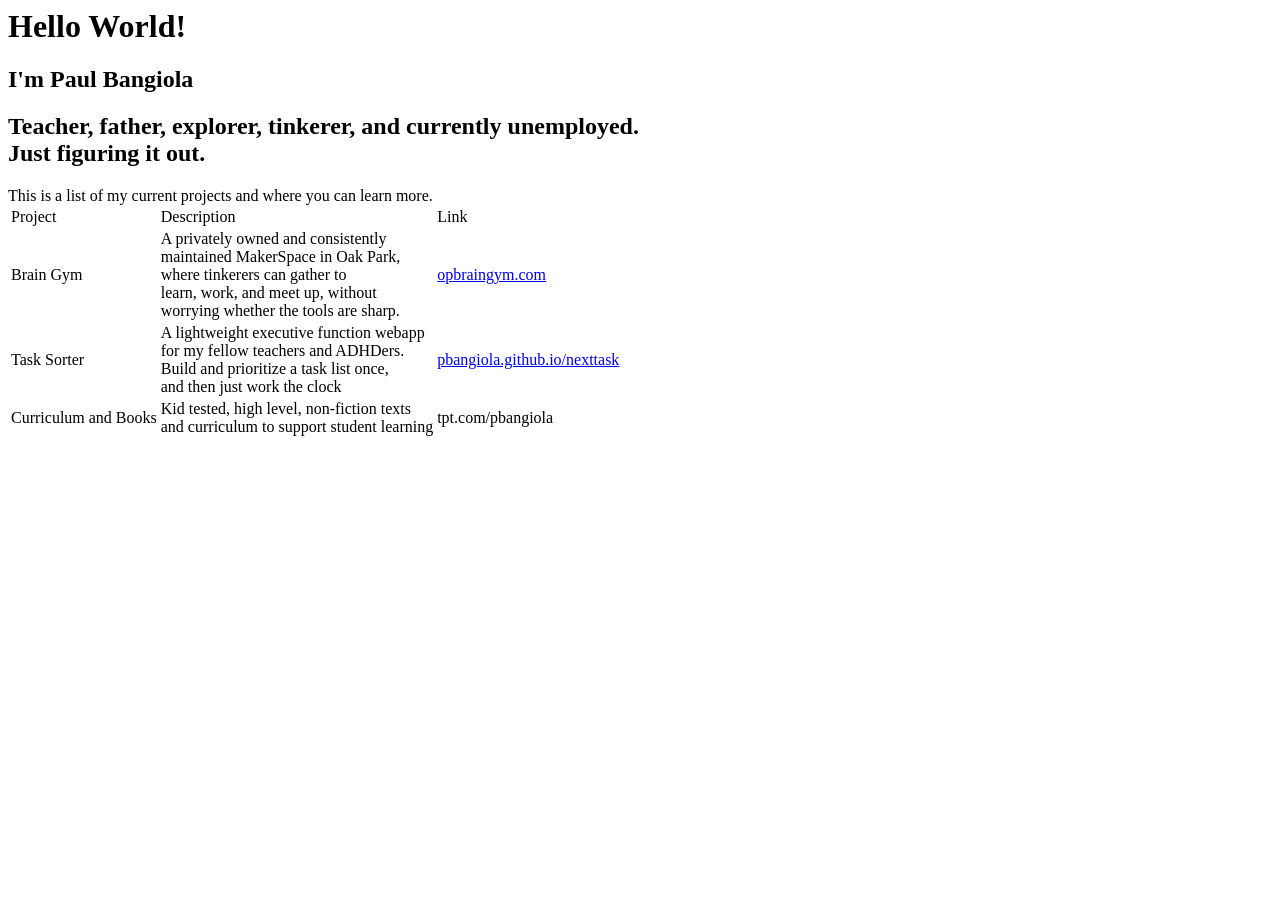
<file: index.html>
<html>
  <head><style>
    tr {
      border-bottom: 1px solid #ddd;
      }
  </style>
  </head>
<h1>Hello World!</h1>
  <h2>I'm Paul Bangiola</h2>
  <h2>Teacher, father, explorer, tinkerer, and currently unemployed. <br> Just figuring it out.</h2>
  <p> This is a list of my current projects and where you can learn more.
  <table border-collapse: collapse>
    <tr>
      <td>Project</td> <td>Description</td> <td>Link</td>
    </tr>
    <tr>
      <td>Brain Gym</td>
      <td>A privately owned and consistently<br> 
        maintained MakerSpace in Oak Park,<br> 
        where tinkerers can gather to<br> 
        learn, work, and meet up, without<br>
        worrying whether the tools are sharp.<br></td>
      <td><a href='https://www.opbraingym.com'>opbraingym.com</a></td>
    </tr>
    <tr>
      <td>Task Sorter</td>
      <td>A lightweight executive function webapp<br> 
        for my fellow teachers and ADHDers.<br> 
        Build and prioritize a task list once,<br> 
        and then just work the clock<br></td>
      <td><a href='https://pbangiola.github.io/nexttask'>pbangiola.github.io/nexttask</a></td>
    </tr>
    <tr>
      <td>
        Curriculum and Books
      </td>
      <td>Kid tested, high level, non-fiction texts <br>
        and curriculum to support student learning<br></td>
    <td>tpt.com/pbangiola</td>
    </tr>
  </table>
  </p>
</html>
</file>
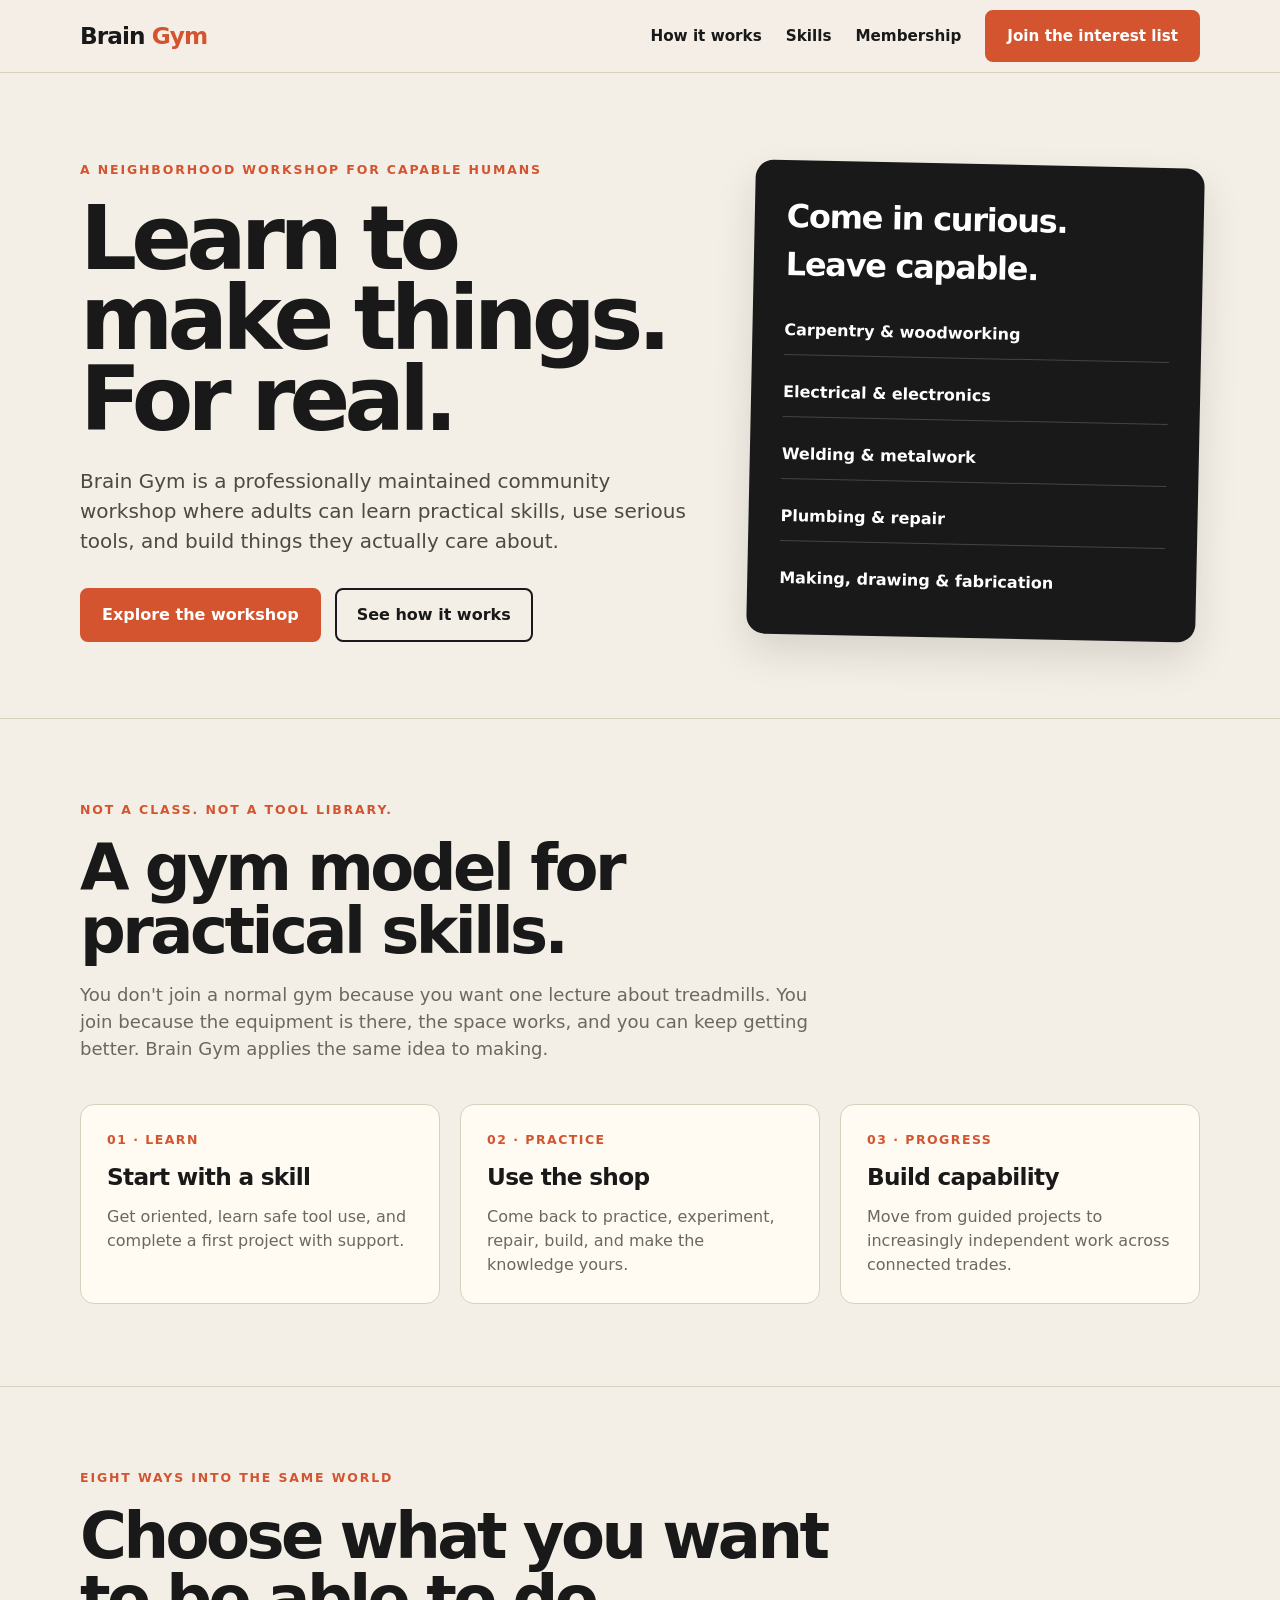
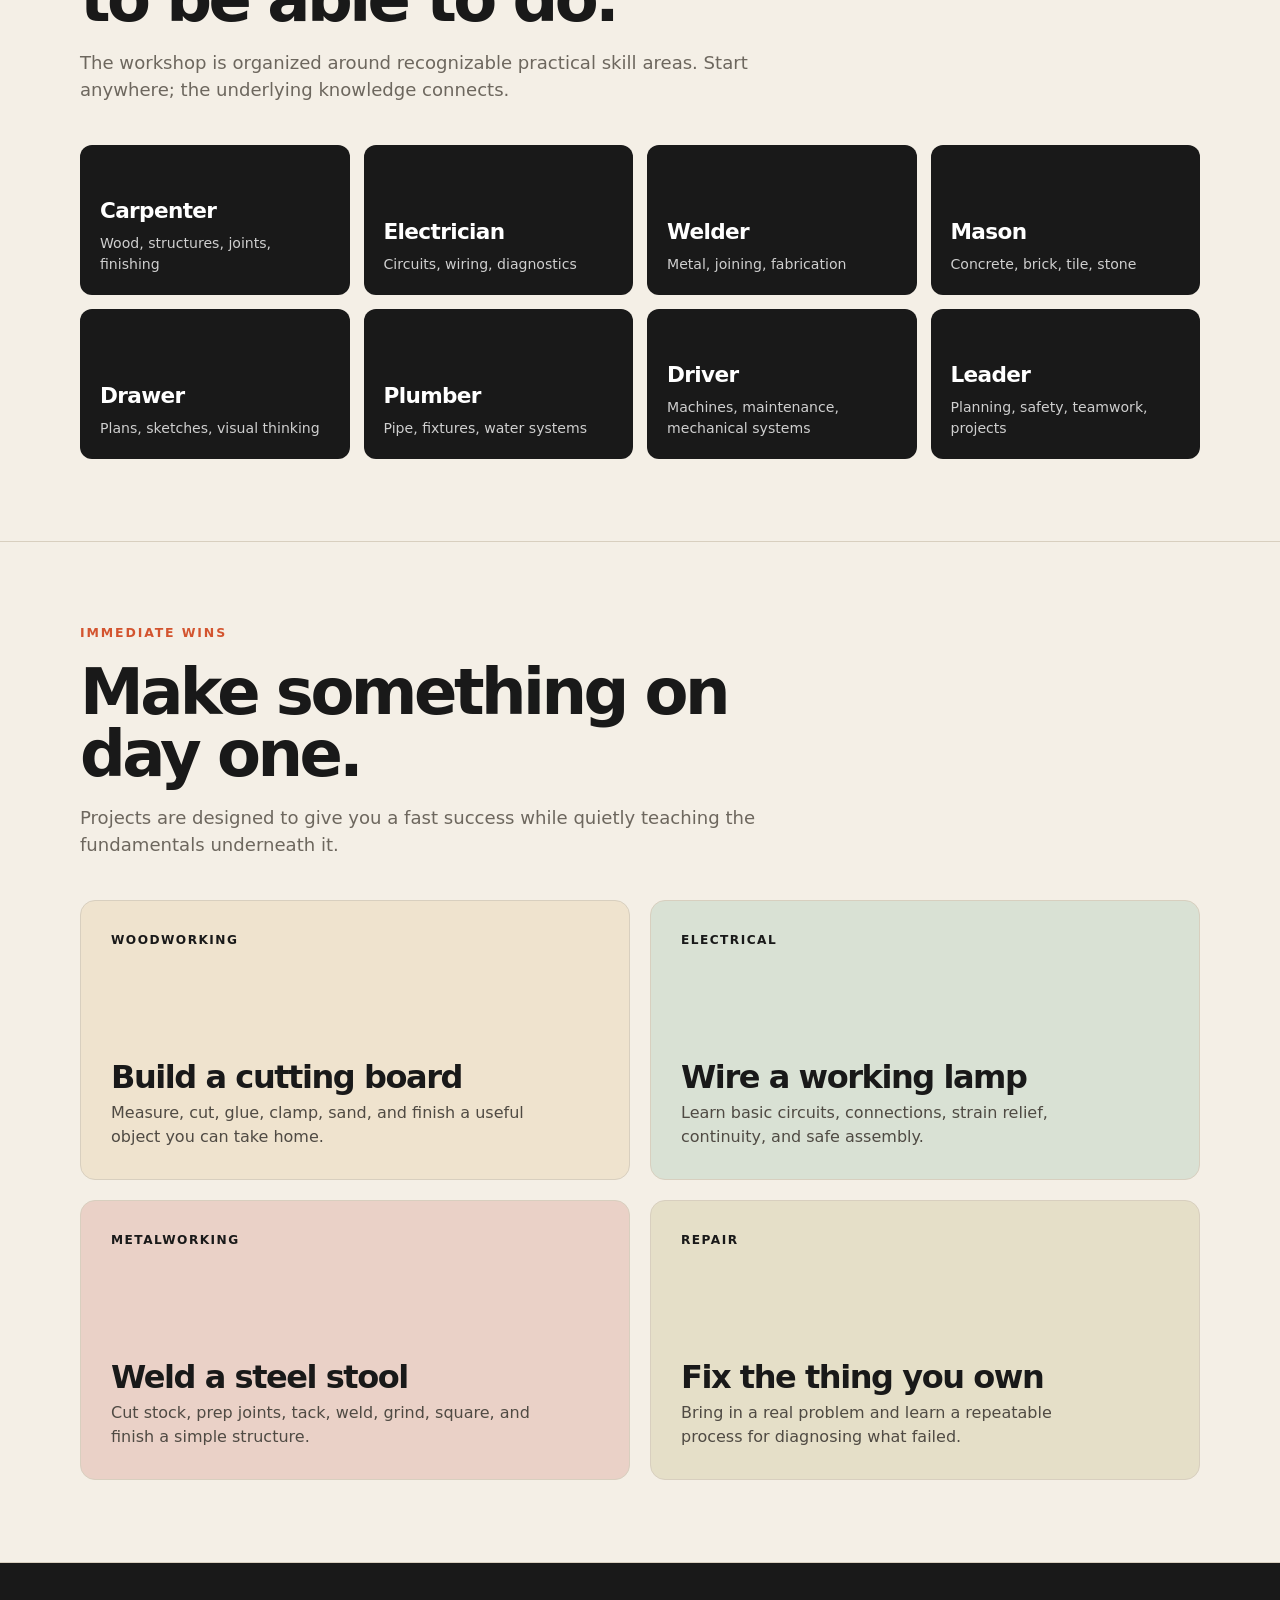
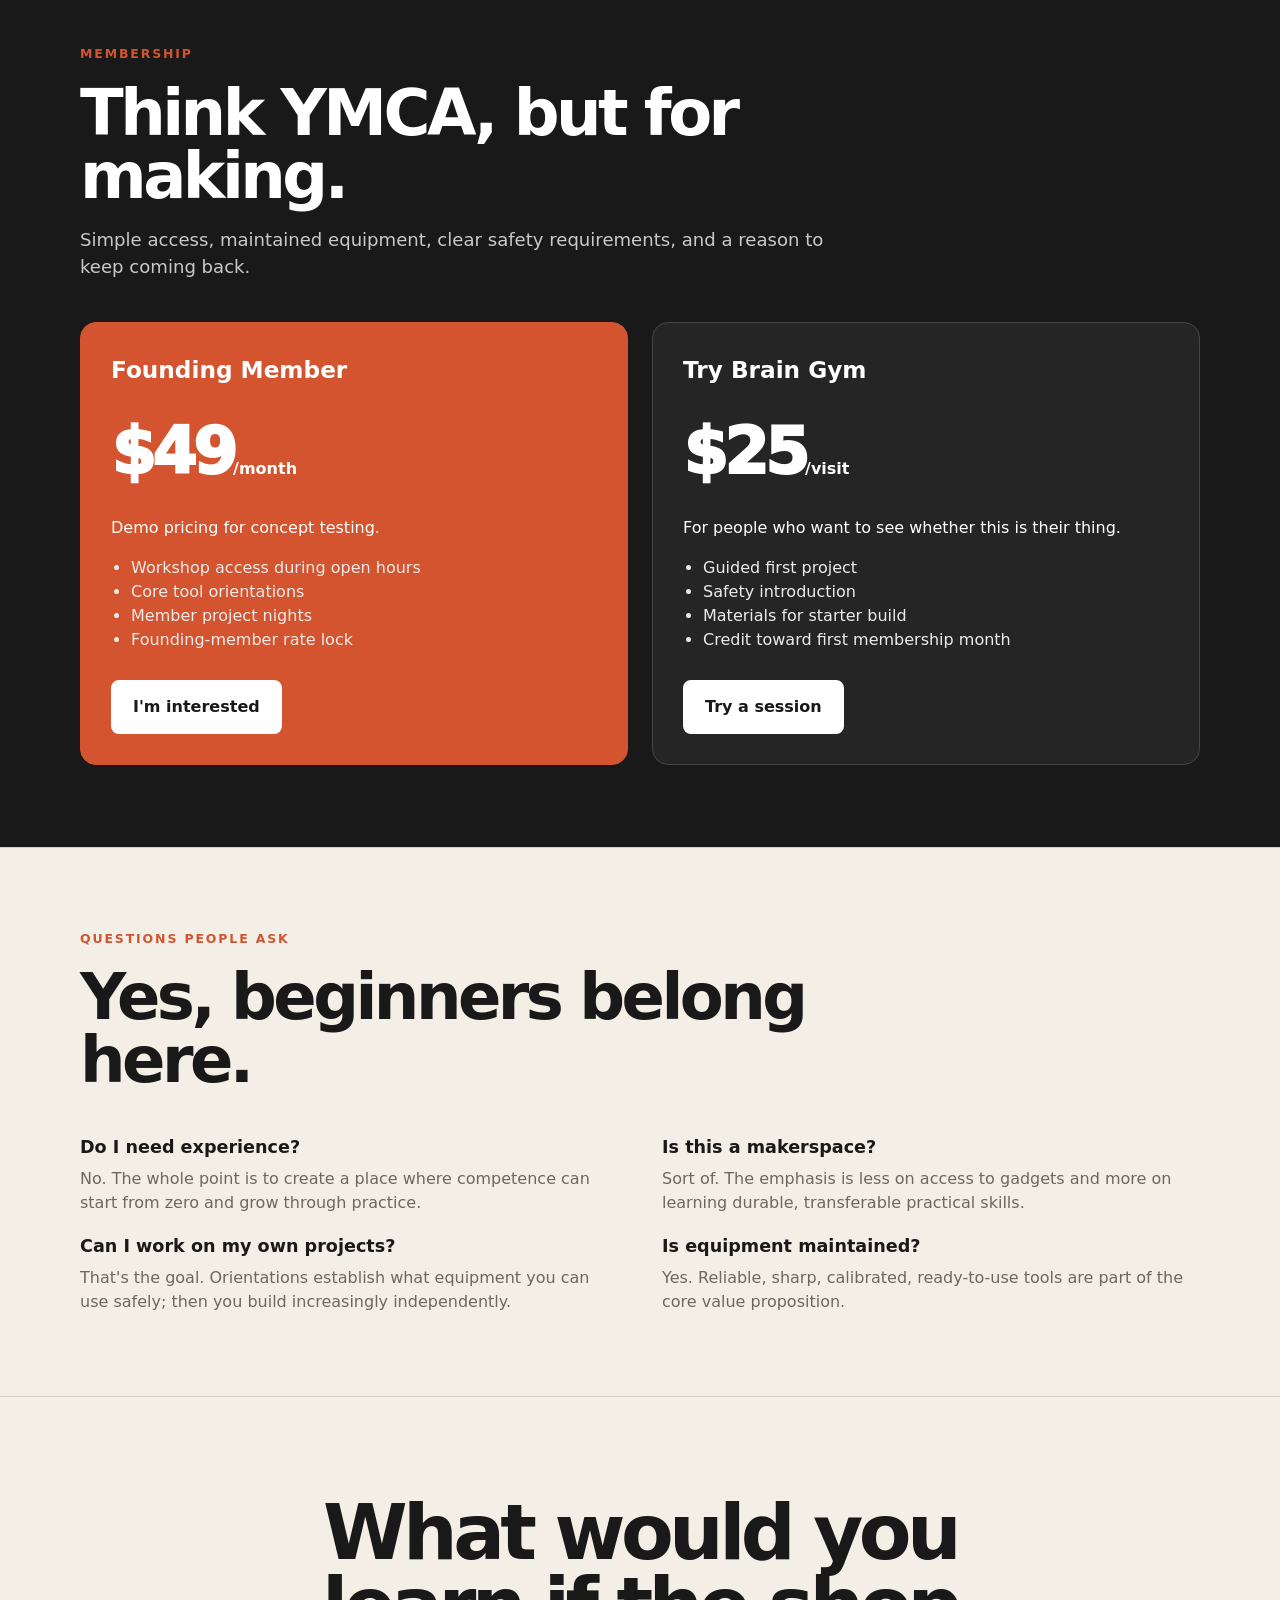
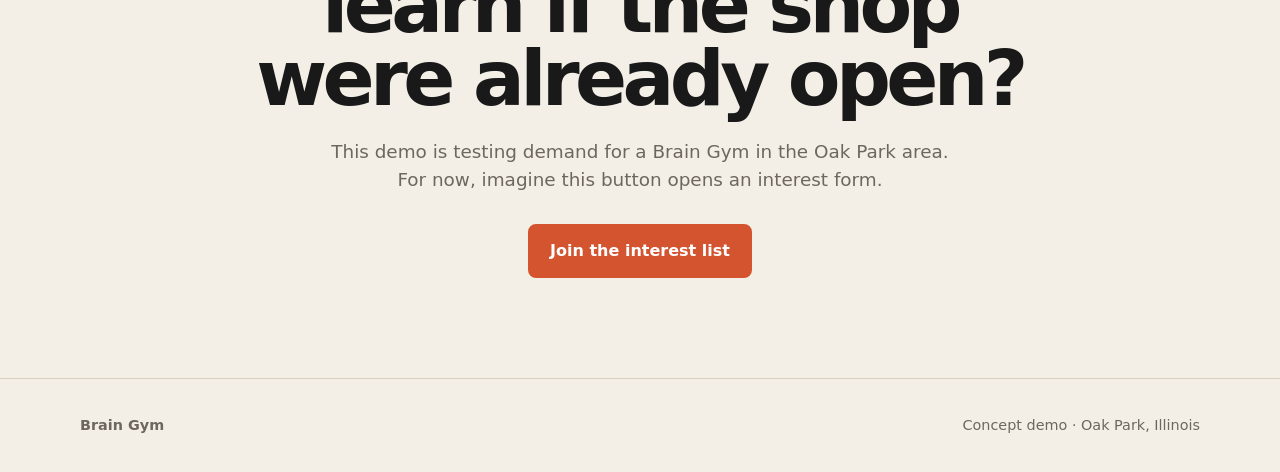
<file: brain-gym-demo/index.html>
<!DOCTYPE html>
<html lang="en">
<head>
  <meta charset="UTF-8" />
  <meta name="viewport" content="width=device-width, initial-scale=1.0" />
  <title>Brain Gym — Learn by Making</title>
  <meta name="description" content="Brain Gym is a neighborhood workshop where adults learn practical skills by making real things." />
  <style>
    :root {
      --ink:#191919;
      --paper:#f4efe6;
      --card:#fffaf2;
      --accent:#d3542f;
      --accent-dark:#9f3418;
      --muted:#6d675e;
      --line:#d8cfbf;
      --yellow:#e8b84a;
      --green:#486f58;
      --max:1120px;
    }
    *{box-sizing:border-box}
    html{scroll-behavior:smooth}
    body{margin:0;font-family:Inter,ui-sans-serif,system-ui,-apple-system,BlinkMacSystemFont,"Segoe UI",sans-serif;background:var(--paper);color:var(--ink);line-height:1.5}
    a{color:inherit}
    .wrap{width:min(calc(100% - 40px),var(--max));margin:0 auto}
    nav{position:sticky;top:0;z-index:10;background:rgba(244,239,230,.94);backdrop-filter:blur(10px);border-bottom:1px solid var(--line)}
    .nav-inner{height:72px;display:flex;align-items:center;justify-content:space-between;gap:24px}
    .brand{font-weight:900;letter-spacing:-.04em;font-size:1.45rem;text-decoration:none}
    .brand span{color:var(--accent)}
    .nav-links{display:flex;gap:24px;align-items:center;font-size:.95rem;font-weight:650}
    .nav-links a{text-decoration:none}
    .button{display:inline-block;background:var(--accent);color:white;padding:13px 20px;border-radius:8px;text-decoration:none;font-weight:800;border:2px solid var(--accent);transition:.18s ease}
    .button:hover{transform:translateY(-1px);background:var(--accent-dark);border-color:var(--accent-dark)}
    .button.secondary{background:transparent;color:var(--ink);border-color:var(--ink)}
    .hero{padding:88px 0 76px;border-bottom:1px solid var(--line)}
    .hero-grid{display:grid;grid-template-columns:1.15fr .85fr;gap:64px;align-items:center}
    .eyebrow{text-transform:uppercase;letter-spacing:.15em;font-size:.78rem;font-weight:900;color:var(--accent);margin-bottom:18px}
    h1{font-size:clamp(3.2rem,7vw,6.6rem);line-height:.9;letter-spacing:-.065em;margin:0 0 26px;max-width:840px}
    .hero p{font-size:1.25rem;max-width:700px;color:#4d4943;margin:0 0 32px}
    .actions{display:flex;gap:14px;flex-wrap:wrap}
    .hero-card{background:var(--ink);color:white;padding:32px;border-radius:18px;transform:rotate(1.2deg);box-shadow:0 18px 40px rgba(0,0,0,.12)}
    .hero-card h2{font-size:2rem;margin:0 0 18px;letter-spacing:-.04em}
    .hero-card ul{list-style:none;padding:0;margin:0;display:grid;gap:13px}
    .hero-card li{padding:12px 0;border-bottom:1px solid #444;font-weight:700}
    .hero-card li:last-child{border:0}
    section{padding:82px 0;border-bottom:1px solid var(--line)}
    .section-head{max-width:760px;margin-bottom:42px}
    .section-head h2{font-size:clamp(2.4rem,5vw,4.4rem);letter-spacing:-.055em;line-height:.98;margin:0 0 18px}
    .section-head p{font-size:1.13rem;color:var(--muted);margin:0}
    .three{display:grid;grid-template-columns:repeat(3,1fr);gap:20px}
    .card{background:var(--card);border:1px solid var(--line);border-radius:14px;padding:26px}
    .card .num{font-size:.78rem;font-weight:900;color:var(--accent);letter-spacing:.12em;text-transform:uppercase}
    .card h3{font-size:1.45rem;margin:10px 0 10px;letter-spacing:-.03em}
    .card p{margin:0;color:var(--muted)}
    .skills{display:grid;grid-template-columns:repeat(4,1fr);gap:14px}
    .skill{background:var(--ink);color:white;min-height:150px;border-radius:12px;padding:20px;display:flex;flex-direction:column;justify-content:flex-end}
    .skill strong{font-size:1.35rem;letter-spacing:-.03em}
    .skill span{font-size:.88rem;color:#cfcfcf;margin-top:5px}
    .projects{display:grid;grid-template-columns:1fr 1fr;gap:20px}
    .project{min-height:280px;border-radius:15px;padding:30px;display:flex;flex-direction:column;justify-content:flex-end;border:1px solid var(--line);background:#efe3ce}
    .project:nth-child(2){background:#d9e1d4}
    .project:nth-child(3){background:#ead1c7}
    .project:nth-child(4){background:#e5dfc8}
    .project .tag{font-size:.76rem;text-transform:uppercase;letter-spacing:.12em;font-weight:900;margin-bottom:auto}
    .project h3{font-size:2rem;line-height:1;margin:12px 0 8px;letter-spacing:-.045em}
    .project p{margin:0;max-width:430px;color:#4f4a43}
    .membership{background:var(--ink);color:white}
    .membership .section-head p{color:#c9c9c9}
    .price-grid{display:grid;grid-template-columns:1fr 1fr;gap:24px;align-items:stretch}
    .price{background:#252525;border:1px solid #454545;border-radius:16px;padding:30px}
    .price.featured{background:var(--accent);border-color:var(--accent)}
    .price h3{font-size:1.45rem;margin:0}
    .amount{font-size:4rem;font-weight:950;letter-spacing:-.06em;margin:16px 0 2px}
    .amount small{font-size:1rem;font-weight:700;letter-spacing:0}
    .price ul{padding-left:20px;color:#ececec}
    .price .button{margin-top:12px;background:white;color:var(--ink);border-color:white}
    .faq{display:grid;grid-template-columns:1fr 1fr;gap:18px 44px}
    .faq h3{margin:0 0 7px;font-size:1.1rem}
    .faq p{margin:0;color:var(--muted)}
    .cta{text-align:center;padding:100px 0}
    .cta h2{font-size:clamp(2.8rem,6vw,5.5rem);letter-spacing:-.06em;line-height:.95;margin:0 auto 22px;max-width:850px}
    .cta p{font-size:1.15rem;color:var(--muted);max-width:650px;margin:0 auto 30px}
    footer{padding:36px 0;color:var(--muted);font-size:.9rem}
    .footer-inner{display:flex;justify-content:space-between;gap:20px;flex-wrap:wrap}
    @media(max-width:850px){
      .hero-grid,.price-grid{grid-template-columns:1fr}.three{grid-template-columns:1fr}.skills{grid-template-columns:1fr 1fr}.hero{padding-top:56px}.hero-card{transform:none}.nav-links a:not(.button){display:none}
    }
    @media(max-width:560px){.skills,.projects,.faq{grid-template-columns:1fr}.wrap{width:min(calc(100% - 28px),var(--max))}section{padding:64px 0}.hero{padding:55px 0}h1{font-size:3.6rem}}
  </style>
</head>
<body>
  <nav>
    <div class="wrap nav-inner">
      <a class="brand" href="#top">Brain <span>Gym</span></a>
      <div class="nav-links">
        <a href="#how">How it works</a>
        <a href="#skills">Skills</a>
        <a href="#membership">Membership</a>
        <a class="button" href="#join">Join the interest list</a>
      </div>
    </div>
  </nav>

  <main id="top">
    <header class="hero">
      <div class="wrap hero-grid">
        <div>
          <div class="eyebrow">A neighborhood workshop for capable humans</div>
          <h1>Learn to make things. For real.</h1>
          <p>Brain Gym is a professionally maintained community workshop where adults can learn practical skills, use serious tools, and build things they actually care about.</p>
          <div class="actions">
            <a class="button" href="#skills">Explore the workshop</a>
            <a class="button secondary" href="#how">See how it works</a>
          </div>
        </div>
        <aside class="hero-card">
          <h2>Come in curious.<br>Leave capable.</h2>
          <ul>
            <li>Carpentry & woodworking</li>
            <li>Electrical & electronics</li>
            <li>Welding & metalwork</li>
            <li>Plumbing & repair</li>
            <li>Making, drawing & fabrication</li>
          </ul>
        </aside>
      </div>
    </header>

    <section id="how">
      <div class="wrap">
        <div class="section-head">
          <div class="eyebrow">Not a class. Not a tool library.</div>
          <h2>A gym model for practical skills.</h2>
          <p>You don't join a normal gym because you want one lecture about treadmills. You join because the equipment is there, the space works, and you can keep getting better. Brain Gym applies the same idea to making.</p>
        </div>
        <div class="three">
          <article class="card"><div class="num">01 · Learn</div><h3>Start with a skill</h3><p>Get oriented, learn safe tool use, and complete a first project with support.</p></article>
          <article class="card"><div class="num">02 · Practice</div><h3>Use the shop</h3><p>Come back to practice, experiment, repair, build, and make the knowledge yours.</p></article>
          <article class="card"><div class="num">03 · Progress</div><h3>Build capability</h3><p>Move from guided projects to increasingly independent work across connected trades.</p></article>
        </div>
      </div>
    </section>

    <section id="skills">
      <div class="wrap">
        <div class="section-head">
          <div class="eyebrow">Eight ways into the same world</div>
          <h2>Choose what you want to be able to do.</h2>
          <p>The workshop is organized around recognizable practical skill areas. Start anywhere; the underlying knowledge connects.</p>
        </div>
        <div class="skills">
          <div class="skill"><strong>Carpenter</strong><span>Wood, structures, joints, finishing</span></div>
          <div class="skill"><strong>Electrician</strong><span>Circuits, wiring, diagnostics</span></div>
          <div class="skill"><strong>Welder</strong><span>Metal, joining, fabrication</span></div>
          <div class="skill"><strong>Mason</strong><span>Concrete, brick, tile, stone</span></div>
          <div class="skill"><strong>Drawer</strong><span>Plans, sketches, visual thinking</span></div>
          <div class="skill"><strong>Plumber</strong><span>Pipe, fixtures, water systems</span></div>
          <div class="skill"><strong>Driver</strong><span>Machines, maintenance, mechanical systems</span></div>
          <div class="skill"><strong>Leader</strong><span>Planning, safety, teamwork, projects</span></div>
        </div>
      </div>
    </section>

    <section>
      <div class="wrap">
        <div class="section-head">
          <div class="eyebrow">Immediate wins</div>
          <h2>Make something on day one.</h2>
          <p>Projects are designed to give you a fast success while quietly teaching the fundamentals underneath it.</p>
        </div>
        <div class="projects">
          <article class="project"><div class="tag">Woodworking</div><h3>Build a cutting board</h3><p>Measure, cut, glue, clamp, sand, and finish a useful object you can take home.</p></article>
          <article class="project"><div class="tag">Electrical</div><h3>Wire a working lamp</h3><p>Learn basic circuits, connections, strain relief, continuity, and safe assembly.</p></article>
          <article class="project"><div class="tag">Metalworking</div><h3>Weld a steel stool</h3><p>Cut stock, prep joints, tack, weld, grind, square, and finish a simple structure.</p></article>
          <article class="project"><div class="tag">Repair</div><h3>Fix the thing you own</h3><p>Bring in a real problem and learn a repeatable process for diagnosing what failed.</p></article>
        </div>
      </div>
    </section>

    <section id="membership" class="membership">
      <div class="wrap">
        <div class="section-head">
          <div class="eyebrow">Membership</div>
          <h2>Think YMCA, but for making.</h2>
          <p>Simple access, maintained equipment, clear safety requirements, and a reason to keep coming back.</p>
        </div>
        <div class="price-grid">
          <article class="price featured">
            <h3>Founding Member</h3>
            <div class="amount">$49<small>/month</small></div>
            <p>Demo pricing for concept testing.</p>
            <ul><li>Workshop access during open hours</li><li>Core tool orientations</li><li>Member project nights</li><li>Founding-member rate lock</li></ul>
            <a class="button" href="#join">I'm interested</a>
          </article>
          <article class="price">
            <h3>Try Brain Gym</h3>
            <div class="amount">$25<small>/visit</small></div>
            <p>For people who want to see whether this is their thing.</p>
            <ul><li>Guided first project</li><li>Safety introduction</li><li>Materials for starter build</li><li>Credit toward first membership month</li></ul>
            <a class="button" href="#join">Try a session</a>
          </article>
        </div>
      </div>
    </section>

    <section>
      <div class="wrap">
        <div class="section-head"><div class="eyebrow">Questions people ask</div><h2>Yes, beginners belong here.</h2></div>
        <div class="faq">
          <div><h3>Do I need experience?</h3><p>No. The whole point is to create a place where competence can start from zero and grow through practice.</p></div>
          <div><h3>Is this a makerspace?</h3><p>Sort of. The emphasis is less on access to gadgets and more on learning durable, transferable practical skills.</p></div>
          <div><h3>Can I work on my own projects?</h3><p>That's the goal. Orientations establish what equipment you can use safely; then you build increasingly independently.</p></div>
          <div><h3>Is equipment maintained?</h3><p>Yes. Reliable, sharp, calibrated, ready-to-use tools are part of the core value proposition.</p></div>
        </div>
      </div>
    </section>

    <section id="join" class="cta">
      <div class="wrap">
        <h2>What would you learn if the shop were already open?</h2>
        <p>This demo is testing demand for a Brain Gym in the Oak Park area. For now, imagine this button opens an interest form.</p>
        <a class="button" href="mailto:hello@example.com?subject=Brain%20Gym%20Interest">Join the interest list</a>
      </div>
    </section>
  </main>

  <footer>
    <div class="wrap footer-inner"><strong>Brain Gym</strong><span>Concept demo · Oak Park, Illinois</span></div>
  </footer>
</body>
</html>
</file>
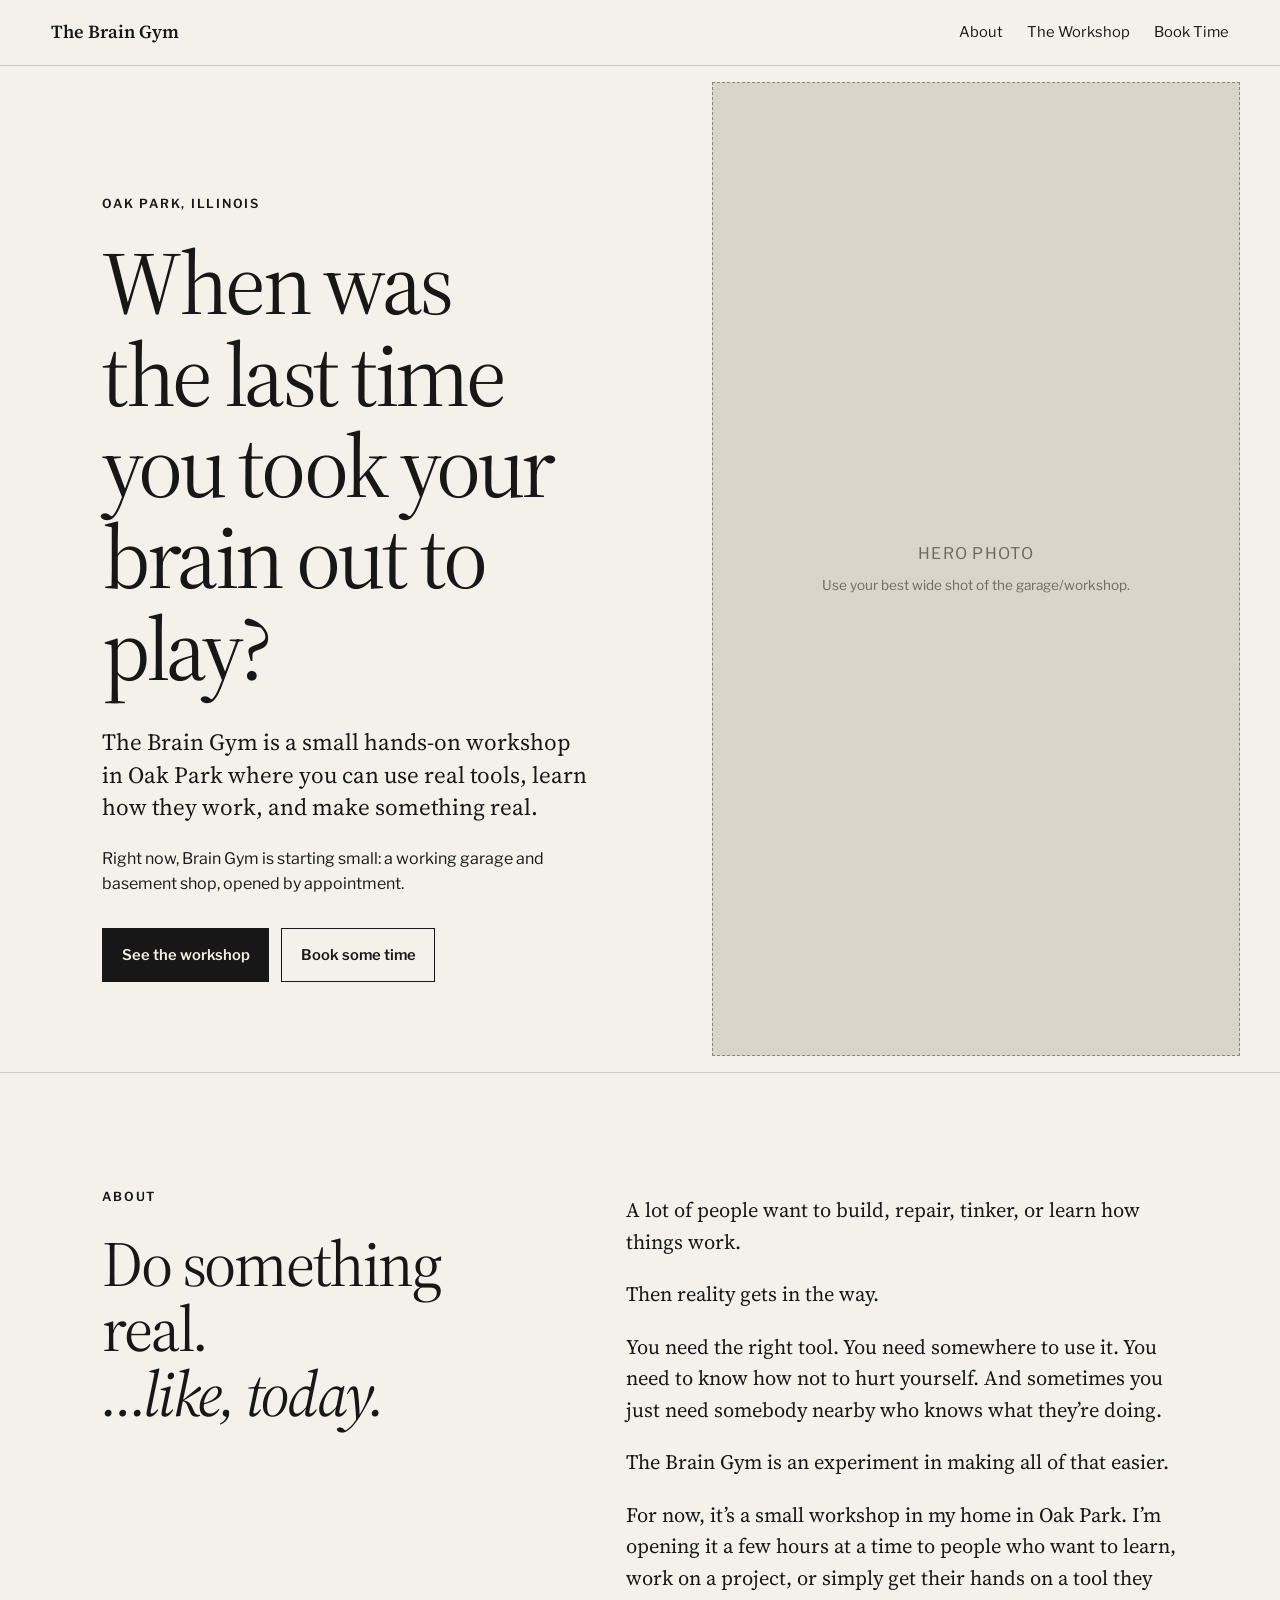
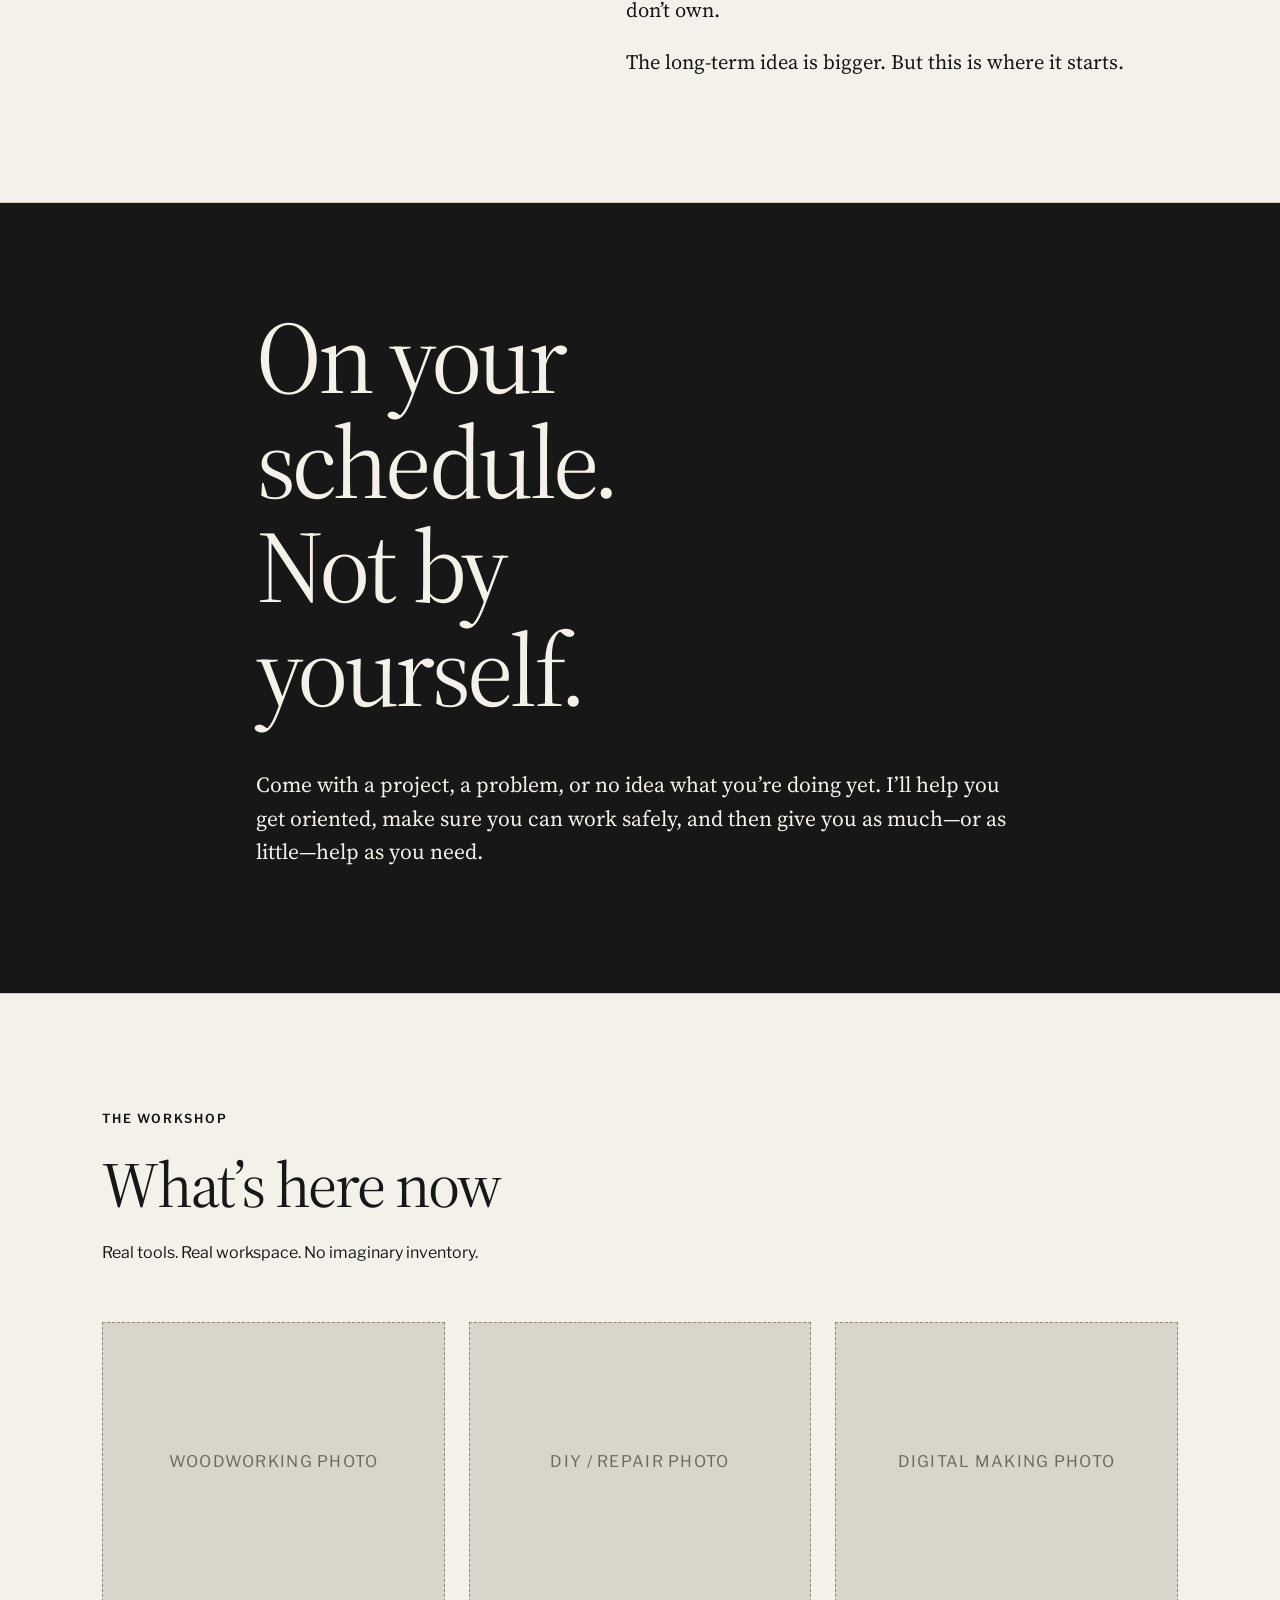
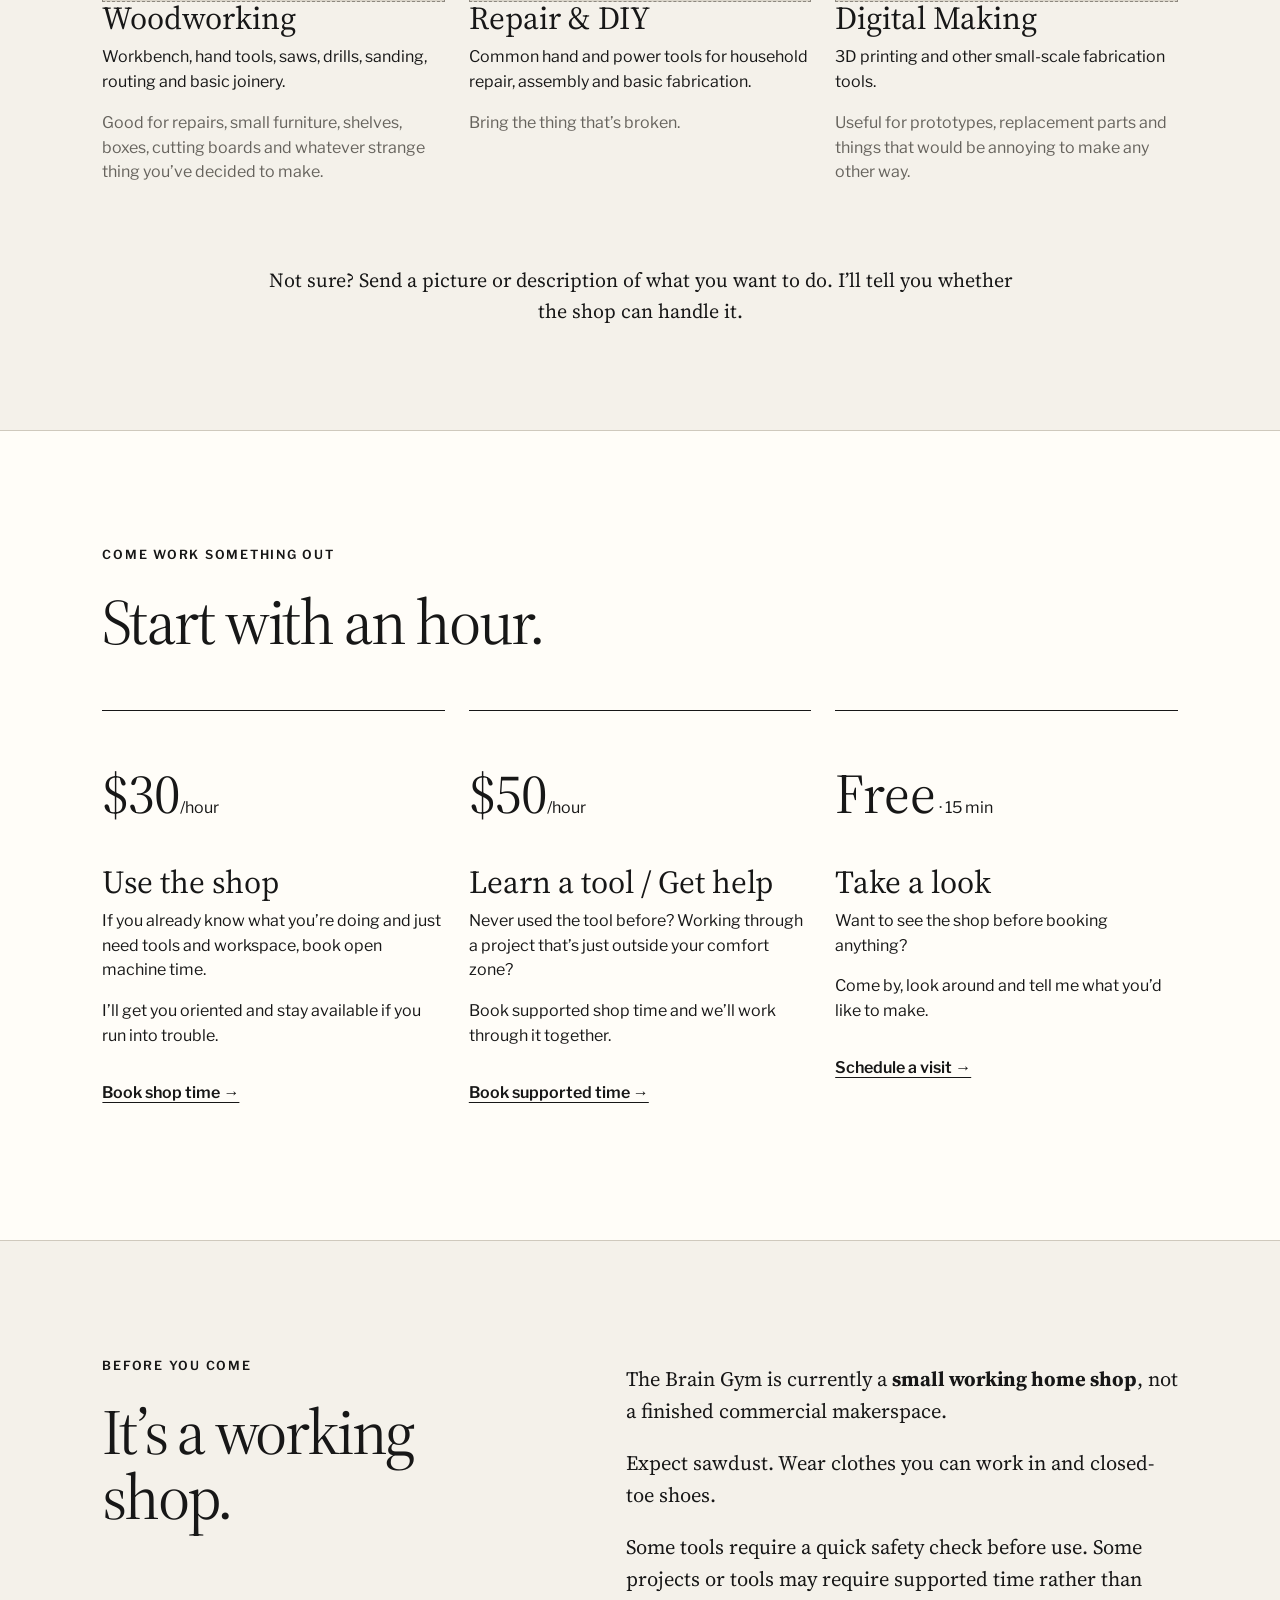
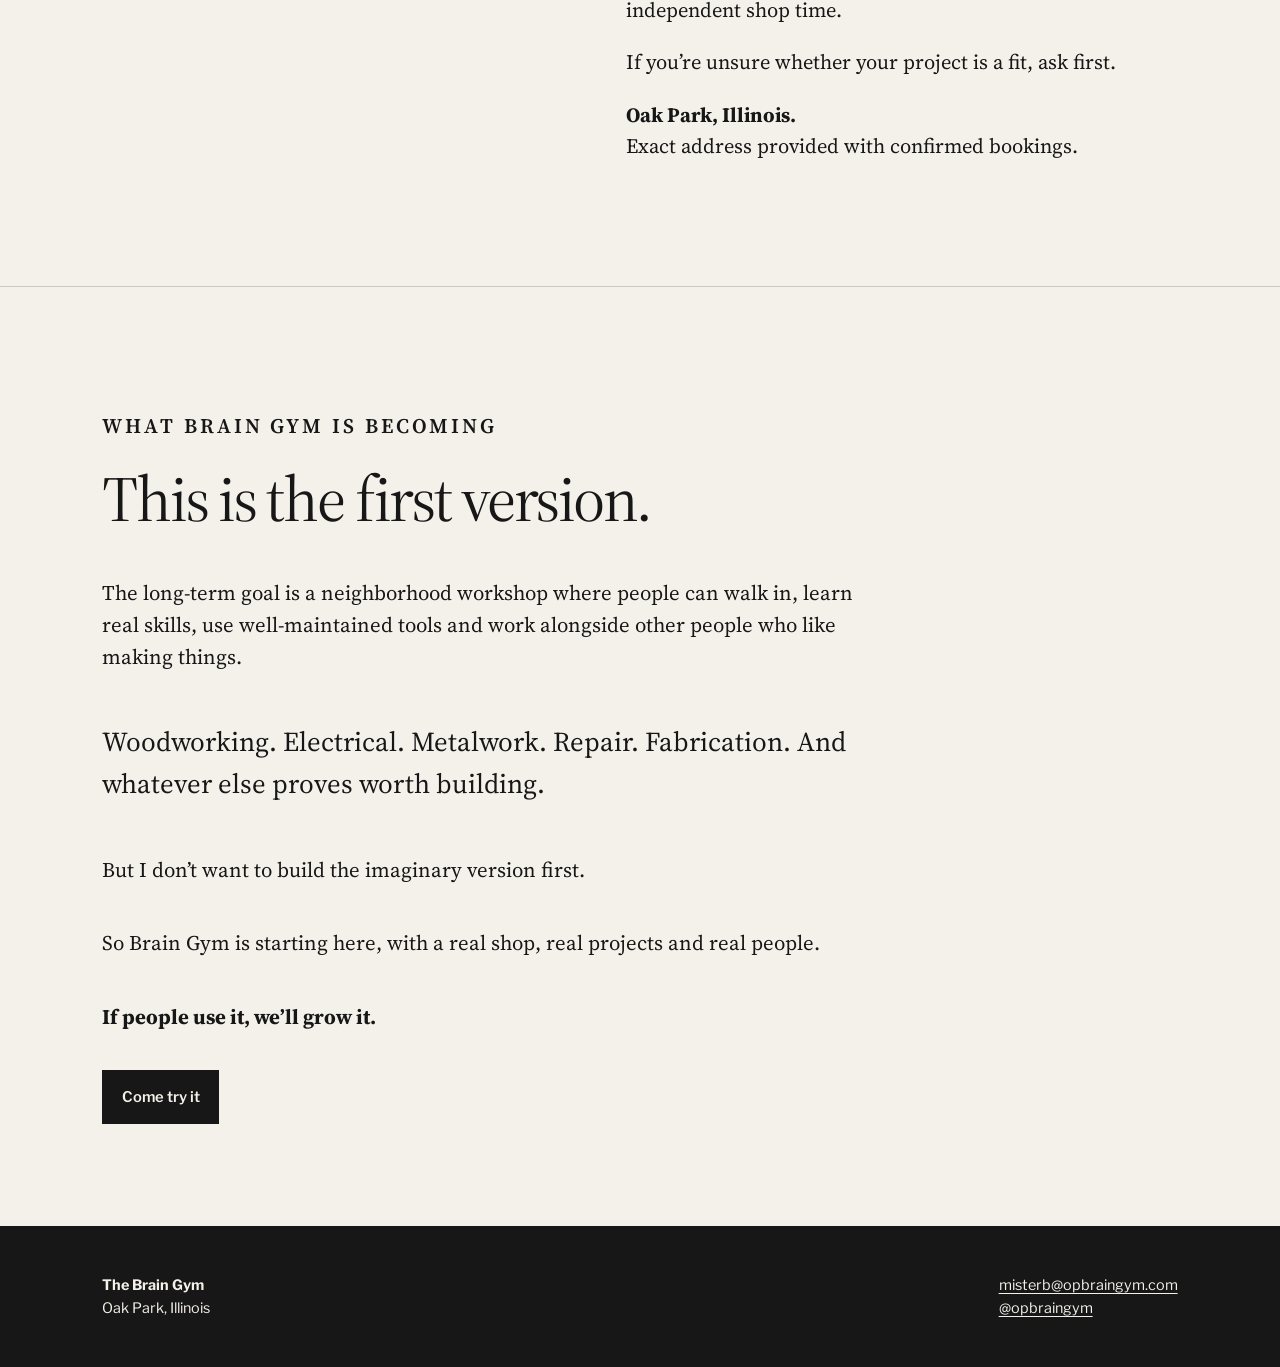
<file: braingym/index.html>
<!doctype html>
<html lang="en">
<head>
  <meta charset="utf-8" />
  <meta name="viewport" content="width=device-width,initial-scale=1" />
  <title>The Brain Gym — Oak Park</title>
  <meta name="description" content="A small hands-on workshop in Oak Park where you can use real tools, learn how they work, and make something real." />
  <link rel="stylesheet" href="styles.css" />
</head>
<body>
  <header class="site-header">
    <a class="brand" href="#home">The Brain Gym</a>
    <nav aria-label="Primary"><a href="#about">About</a><a href="#workshop">The Workshop</a><a href="#book">Book Time</a></nav>
  </header>
  <main>
    <section id="home" class="hero">
      <div class="hero-copy"><p class="eyebrow">Oak Park, Illinois</p><h1>When was the last time you took your brain out to play?</h1><p class="lede">The Brain Gym is a small hands-on workshop in Oak Park where you can use real tools, learn how they work, and make something real.</p><p>Right now, Brain Gym is starting small: a working garage and basement shop, opened by appointment.</p><div class="actions"><a class="button button-dark" href="#workshop">See the workshop</a><a class="button button-light" href="#book">Book some time</a></div></div>
      <figure class="hero-image photo-slot"><div class="placeholder"><span>HERO PHOTO</span><small>Use your best wide shot of the garage/workshop.</small></div></figure>
    </section>
    <section id="about" class="section split"><div><p class="eyebrow">About</p><h2>Do something real.<br><em>…like, today.</em></h2></div><div class="body-copy"><p>A lot of people want to build, repair, tinker, or learn how things work.</p><p>Then reality gets in the way.</p><p>You need the right tool. You need somewhere to use it. You need to know how not to hurt yourself. And sometimes you just need somebody nearby who knows what they’re doing.</p><p>The Brain Gym is an experiment in making all of that easier.</p><p>For now, it’s a small workshop in my home in Oak Park. I’m opening it a few hours at a time to people who want to learn, work on a project, or simply get their hands on a tool they don’t own.</p><p>The long-term idea is bigger. But this is where it starts.</p></div></section>
    <section class="section statement"><h2>On your schedule.<br>Not by yourself.</h2><p>Come with a project, a problem, or no idea what you’re doing yet. I’ll help you get oriented, make sure you can work safely, and then give you as much—or as little—help as you need.</p></section>
    <section id="workshop" class="section"><div class="section-heading"><p class="eyebrow">The Workshop</p><h2>What’s here now</h2><p>Real tools. Real workspace. No imaginary inventory.</p></div><div class="work-grid">
      <article class="work-card"><div class="photo-slot short"><div class="placeholder"><span>WOODWORKING PHOTO</span></div></div><h3>Woodworking</h3><p>Workbench, hand tools, saws, drills, sanding, routing and basic joinery.</p><p class="muted">Good for repairs, small furniture, shelves, boxes, cutting boards and whatever strange thing you’ve decided to make.</p></article>
      <article class="work-card"><div class="photo-slot short"><div class="placeholder"><span>DIY / REPAIR PHOTO</span></div></div><h3>Repair & DIY</h3><p>Common hand and power tools for household repair, assembly and basic fabrication.</p><p class="muted">Bring the thing that’s broken.</p></article>
      <article class="work-card"><div class="photo-slot short"><div class="placeholder"><span>DIGITAL MAKING PHOTO</span></div></div><h3>Digital Making</h3><p>3D printing and other small-scale fabrication tools.</p><p class="muted">Useful for prototypes, replacement parts and things that would be annoying to make any other way.</p></article>
    </div><p class="centered question">Not sure? Send a picture or description of what you want to do. I’ll tell you whether the shop can handle it.</p></section>
    <section id="book" class="section booking"><div class="section-heading"><p class="eyebrow">Come work something out</p><h2>Start with an hour.</h2></div><div class="price-grid">
      <article class="price-card"><p class="price">$30<span>/hour</span></p><h3>Use the shop</h3><p>If you already know what you’re doing and just need tools and workspace, book open machine time.</p><p>I’ll get you oriented and stay available if you run into trouble.</p><a class="text-link" href="mailto:misterb@opbraingym.com?subject=Brain%20Gym%20shop%20time">Book shop time →</a></article>
      <article class="price-card"><p class="price">$50<span>/hour</span></p><h3>Learn a tool / Get help</h3><p>Never used the tool before? Working through a project that’s just outside your comfort zone?</p><p>Book supported shop time and we’ll work through it together.</p><a class="text-link" href="mailto:misterb@opbraingym.com?subject=Brain%20Gym%20supported%20time">Book supported time →</a></article>
      <article class="price-card"><p class="price">Free<span> · 15 min</span></p><h3>Take a look</h3><p>Want to see the shop before booking anything?</p><p>Come by, look around and tell me what you’d like to make.</p><a class="text-link" href="mailto:misterb@opbraingym.com?subject=Brain%20Gym%20visit">Schedule a visit →</a></article>
    </div></section>
    <section class="section split before"><div><p class="eyebrow">Before You Come</p><h2>It’s a working shop.</h2></div><div class="body-copy"><p>The Brain Gym is currently a <strong>small working home shop</strong>, not a finished commercial makerspace.</p><p>Expect sawdust. Wear clothes you can work in and closed-toe shoes.</p><p>Some tools require a quick safety check before use. Some projects or tools may require supported time rather than independent shop time.</p><p>If you’re unsure whether your project is a fit, ask first.</p><p><strong>Oak Park, Illinois.</strong><br>Exact address provided with confirmed bookings.</p></div></section>
    <section class="section future"><p class="eyebrow">What Brain Gym Is Becoming</p><h2>This is the first version.</h2><p>The long-term goal is a neighborhood workshop where people can walk in, learn real skills, use well-maintained tools and work alongside other people who like making things.</p><p class="future-list">Woodworking. Electrical. Metalwork. Repair. Fabrication. And whatever else proves worth building.</p><p>But I don’t want to build the imaginary version first.</p><p>So Brain Gym is starting here, with a real shop, real projects and real people.</p><p><strong>If people use it, we’ll grow it.</strong></p><a class="button button-dark" href="#book">Come try it</a></section>
  </main>
  <footer><div><strong>The Brain Gym</strong><br>Oak Park, Illinois</div><div><a href="mailto:misterb@opbraingym.com">misterb@opbraingym.com</a><br><a href="https://instagram.com/opbraingym">@opbraingym</a></div></footer>
</body></html>
</file>
<file: braingym/styles.css>
@import url('https://fonts.googleapis.com/css2?family=Libre+Franklin:wght@400;500;600&family=Source+Serif+4:ital,wght@0,400;0,600;1,400&display=swap');
:root{--paper:#f4f1ea;--ink:#171717;--muted:#66635d;--line:#cfc9bd;--white:#fffdf8}*{box-sizing:border-box}html{scroll-behavior:smooth}body{margin:0;color:var(--ink);background:var(--paper);font-family:"Libre Franklin",Arial,sans-serif;line-height:1.55}a{color:inherit}.site-header{position:sticky;top:0;z-index:20;display:flex;align-items:center;justify-content:space-between;gap:2rem;padding:1.15rem 4vw;background:rgba(244,241,234,.94);border-bottom:1px solid var(--line);backdrop-filter:blur(10px)}.brand{font-family:"Source Serif 4",Georgia,serif;font-weight:600;font-size:1.15rem;text-decoration:none}nav{display:flex;gap:1.5rem;font-size:.92rem}nav a{text-decoration:none}nav a:hover{text-decoration:underline}.hero{min-height:86vh;display:grid;grid-template-columns:1.05fr .95fr}.hero-copy{padding:9vw 6vw 7vw 8vw;align-self:center}h1,h2,h3{font-family:"Source Serif 4",Georgia,serif;font-weight:400;margin-top:0;line-height:1.02}h1{font-size:clamp(3.4rem,7vw,7.5rem);letter-spacing:-.04em;max-width:11ch;margin-bottom:2rem}h2{font-size:clamp(2.7rem,5vw,5.3rem);letter-spacing:-.035em;margin-bottom:1.5rem}h3{font-size:2rem;margin-bottom:.65rem}p{max-width:48rem}.lede{font-family:"Source Serif 4",Georgia,serif;font-size:1.45rem;line-height:1.4}.eyebrow{text-transform:uppercase;letter-spacing:.14em;font-size:.78rem;font-weight:600;margin-bottom:1.5rem}.actions{display:flex;flex-wrap:wrap;gap:.75rem;margin-top:2rem}.button{display:inline-block;padding:.9rem 1.15rem;border:1px solid var(--ink);text-decoration:none;font-weight:600;font-size:.92rem}.button-dark{background:var(--ink);color:var(--paper)}.button-light{background:transparent}.photo-slot{min-height:520px;background:#dad5ca;display:flex;align-items:stretch}.photo-slot.short{min-height:280px}.placeholder{width:100%;display:grid;place-items:center;align-content:center;gap:.5rem;padding:2rem;text-align:center;border:1px dashed #8d887f;color:#6d6962;letter-spacing:.08em}.placeholder small{letter-spacing:0;font-size:.85rem}.section{padding:8vw;border-top:1px solid var(--line)}.split{display:grid;grid-template-columns:.85fr 1.15fr;gap:9vw;align-items:start}.body-copy{font-family:"Source Serif 4",Georgia,serif;font-size:1.28rem}.statement{background:var(--ink);color:var(--paper);min-height:72vh;display:grid;place-content:center}.statement h2{font-size:clamp(4rem,8vw,8rem);max-width:10ch}.statement p{font-family:"Source Serif 4",Georgia,serif;font-size:1.35rem}.section-heading{margin-bottom:3.5rem}.work-grid,.price-grid{display:grid;grid-template-columns:repeat(3,1fr);gap:1.5rem}.work-card p,.price-card p{margin-top:.5rem}.muted{color:var(--muted)}.centered{margin:4rem auto 0;text-align:center}.question{font-family:"Source Serif 4",Georgia,serif;font-size:1.25rem}.booking{background:var(--white)}.price-card{padding:2rem 0;border-top:1px solid var(--ink)}.price{font-family:"Source Serif 4",Georgia,serif;font-size:3.5rem;margin:0 0 1.75rem}.price span{font-family:"Libre Franklin",Arial,sans-serif;font-size:1rem}.text-link{display:inline-block;margin-top:1rem;font-weight:600;text-underline-offset:.25em}.future{min-height:80vh;display:flex;flex-direction:column;justify-content:center}.future p{font-family:"Source Serif 4",Georgia,serif;font-size:1.3rem}.future-list{font-size:1.7rem!important}.future .button{align-self:flex-start;margin-top:1rem}footer{display:flex;justify-content:space-between;gap:2rem;padding:3rem 8vw;background:var(--ink);color:var(--paper);font-size:.9rem}footer a{text-underline-offset:.2em}@media(max-width:900px){.hero,.split,.work-grid,.price-grid{grid-template-columns:1fr}.hero-copy{padding:6rem 7vw 4rem}.hero-image{min-height:55vh}.section{padding:5rem 7vw}nav{gap:.75rem;font-size:.8rem}}@media(max-width:620px){.site-header{align-items:flex-start;flex-direction:column;gap:.65rem}nav{width:100%;justify-content:space-between}h1{font-size:clamp(3rem,15vw,5rem)}h2{font-size:clamp(2.5rem,12vw,4rem)}footer{flex-direction:column}}
</file>
